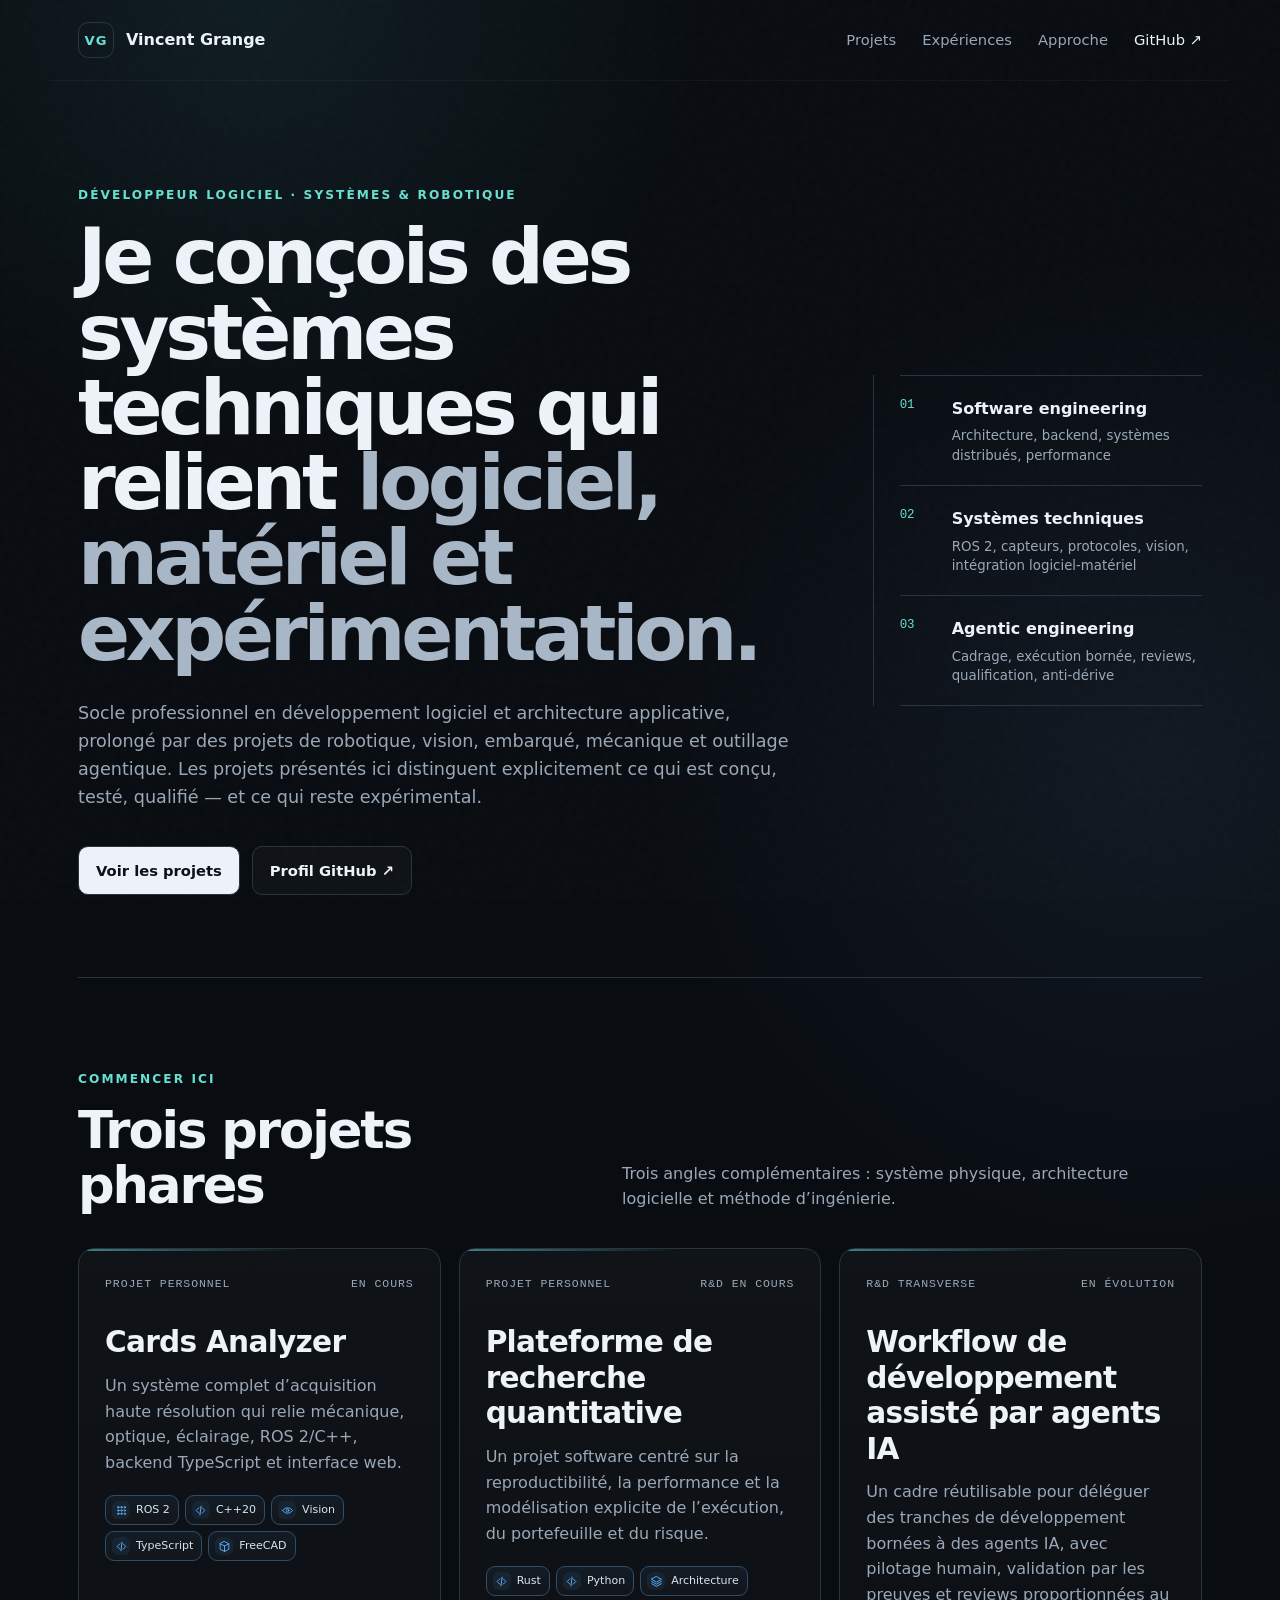
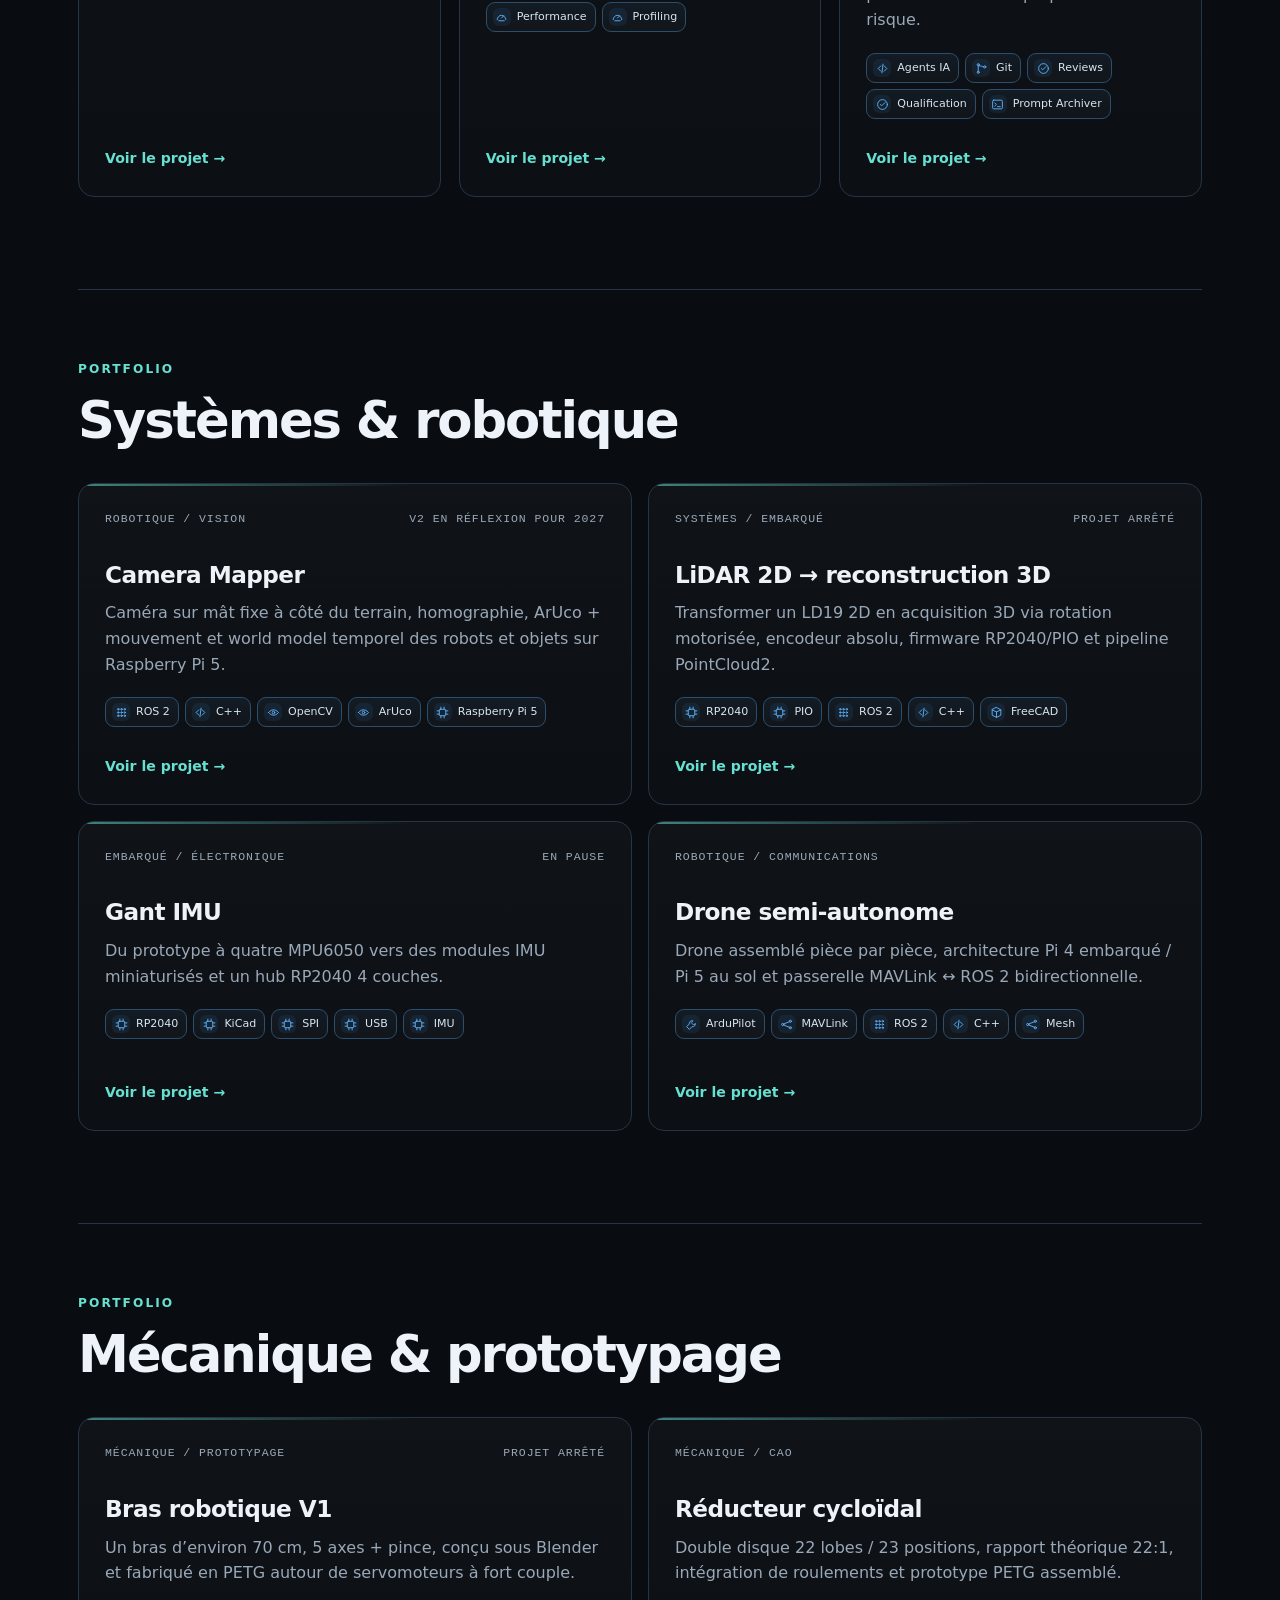
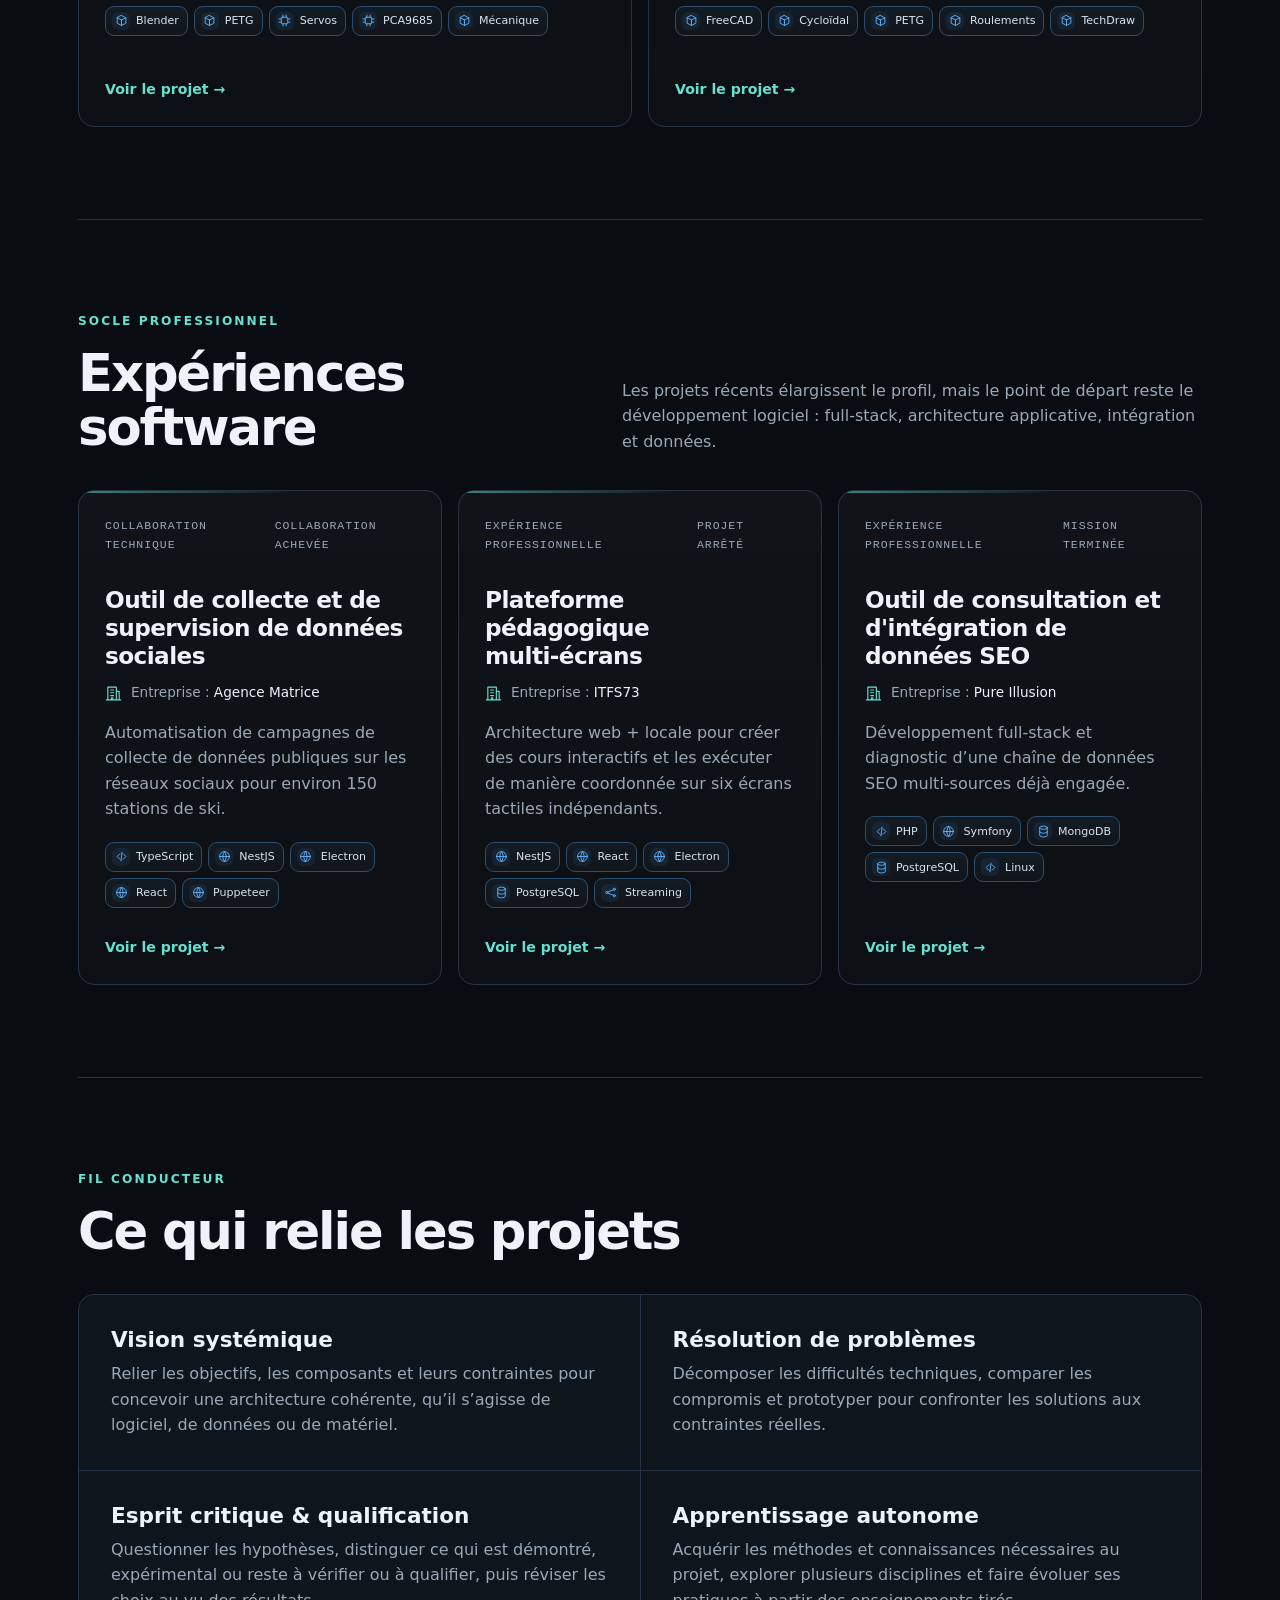
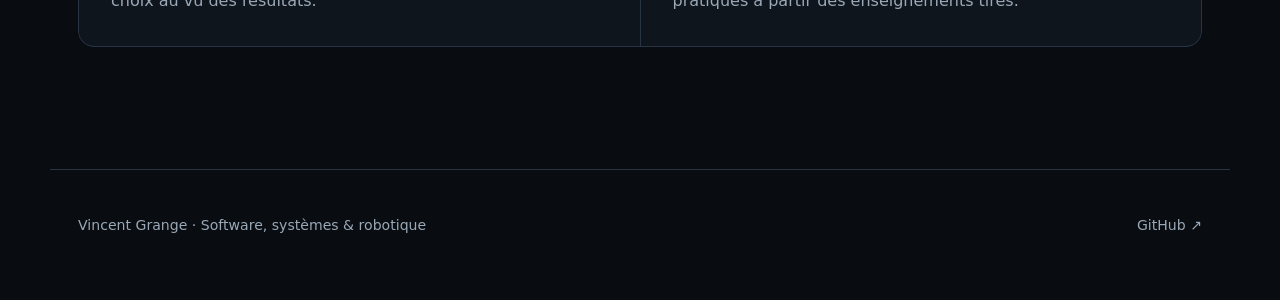
<file: index.html>
<!doctype html>
<html lang="fr">
<head>
  <meta charset="utf-8" />
  <meta name="viewport" content="width=device-width, initial-scale=1" />
  <meta name="description" content="Portfolio de Vincent Grange — développement logiciel, systèmes, robotique et ingénierie assistée par agents IA." />
  <title>Vincent Grange — Software, systèmes & robotique</title>
  <link rel="icon" type="image/svg+xml" sizes="any" href="./assets/favicon.svg" />
  <link rel="stylesheet" href="./styles.css" />
</head>
<body data-page="home">
  <div class="noise"></div>
  <header class="site-header">
    <a class="brand" href="./index.html" aria-label="Accueil">
      <span class="brand-mark">VG</span>
      <span>Vincent Grange</span>
    </a>
    <nav>
      <a href="#projets">Projets</a>
      <a href="#experience">Expériences</a>
      <a href="#approche">Approche</a>
      <a class="nav-github" href="https://github.com/Wavell38" target="_blank" rel="noreferrer">GitHub ↗</a>
    </nav>
  </header>

  <main>
    <section class="hero">
      <div class="hero-copy">
        <p class="eyebrow">Développeur logiciel · systèmes & robotique</p>
        <h1>Je conçois des systèmes techniques qui relient <span>logiciel, matériel et expérimentation.</span></h1>
        <p class="hero-lede">Socle professionnel en développement logiciel et architecture applicative, prolongé par des projets de robotique, vision, embarqué, mécanique et outillage agentique. Les projets présentés ici distinguent explicitement ce qui est conçu, testé, qualifié — et ce qui reste expérimental.</p>
        <div class="hero-actions">
          <a class="btn primary" href="#projets">Voir les projets</a>
          <a class="btn secondary" href="https://github.com/Wavell38" target="_blank" rel="noreferrer">Profil GitHub ↗</a>
        </div>
      </div>
      <aside class="hero-panel" aria-label="Positionnement">
        <div class="signal">
          <span class="signal-index">01</span>
          <div><strong>Software engineering</strong><small>Architecture, backend, systèmes distribués, performance</small></div>
        </div>
        <div class="signal">
          <span class="signal-index">02</span>
          <div><strong>Systèmes techniques</strong><small>ROS 2, capteurs, protocoles, vision, intégration logiciel-matériel</small></div>
        </div>
        <div class="signal">
          <span class="signal-index">03</span>
          <div><strong>Agentic engineering</strong><small>Cadrage, exécution bornée, reviews, qualification, anti-dérive</small></div>
        </div>
      </aside>
    </section>

    <section id="projets" class="section">
      <div class="section-heading">
        <div>
          <p class="eyebrow">Commencer ici</p>
          <h2>Trois projets phares</h2>
        </div>
        <p>Trois angles complémentaires : système physique, architecture logicielle et méthode d’ingénierie.</p>
      </div>
      <div id="featured-grid" class="featured-grid"></div>
    </section>

    <section id="systemes" class="section compact-section">
      <div class="section-heading">
        <div><p class="eyebrow">Portfolio</p><h2>Systèmes & robotique</h2></div>
      </div>
      <div id="systems-grid" class="project-grid"></div>
    </section>

    <section id="mecanique" class="section compact-section">
      <div class="section-heading">
        <div><p class="eyebrow">Portfolio</p><h2>Mécanique & prototypage</h2></div>
      </div>
      <div id="mechanical-grid" class="project-grid"></div>
    </section>

    <section id="experience" class="section">
      <div class="section-heading">
        <div><p class="eyebrow">Socle professionnel</p><h2>Expériences software</h2></div>
        <p>Les projets récents élargissent le profil, mais le point de départ reste le développement logiciel : full-stack, architecture applicative, intégration et données.</p>
      </div>
      <div id="experience-grid" class="experience-grid"></div>
    </section>

    <section id="approche" class="section approach">
      <div class="section-heading">
        <div><p class="eyebrow">Fil conducteur</p><h2>Ce qui relie les projets</h2></div>
      </div>
      <div class="principles">
        <article><h3>Vision systémique</h3><p>Relier les objectifs, les composants et leurs contraintes pour concevoir une architecture cohérente, qu’il s’agisse de logiciel, de données ou de matériel.</p></article>
        <article><h3>Résolution de problèmes</h3><p>Décomposer les difficultés techniques, comparer les compromis et prototyper pour confronter les solutions aux contraintes réelles.</p></article>
        <article><h3>Esprit critique &amp; qualification</h3><p>Questionner les hypothèses, distinguer ce qui est démontré, expérimental ou reste à vérifier ou à qualifier, puis réviser les choix au vu des résultats.</p></article>
        <article><h3>Apprentissage autonome</h3><p>Acquérir les méthodes et connaissances nécessaires au projet, explorer plusieurs disciplines et faire évoluer ses pratiques à partir des enseignements tirés.</p></article>
      </div>
    </section>
  </main>

  <footer>
    <p>Vincent Grange · Software, systèmes & robotique</p>
    <p><a href="https://github.com/Wavell38" target="_blank" rel="noreferrer">GitHub ↗</a></p>
  </footer>

  <script type="module" src="./main.js"></script>
</body>
</html>
</file>
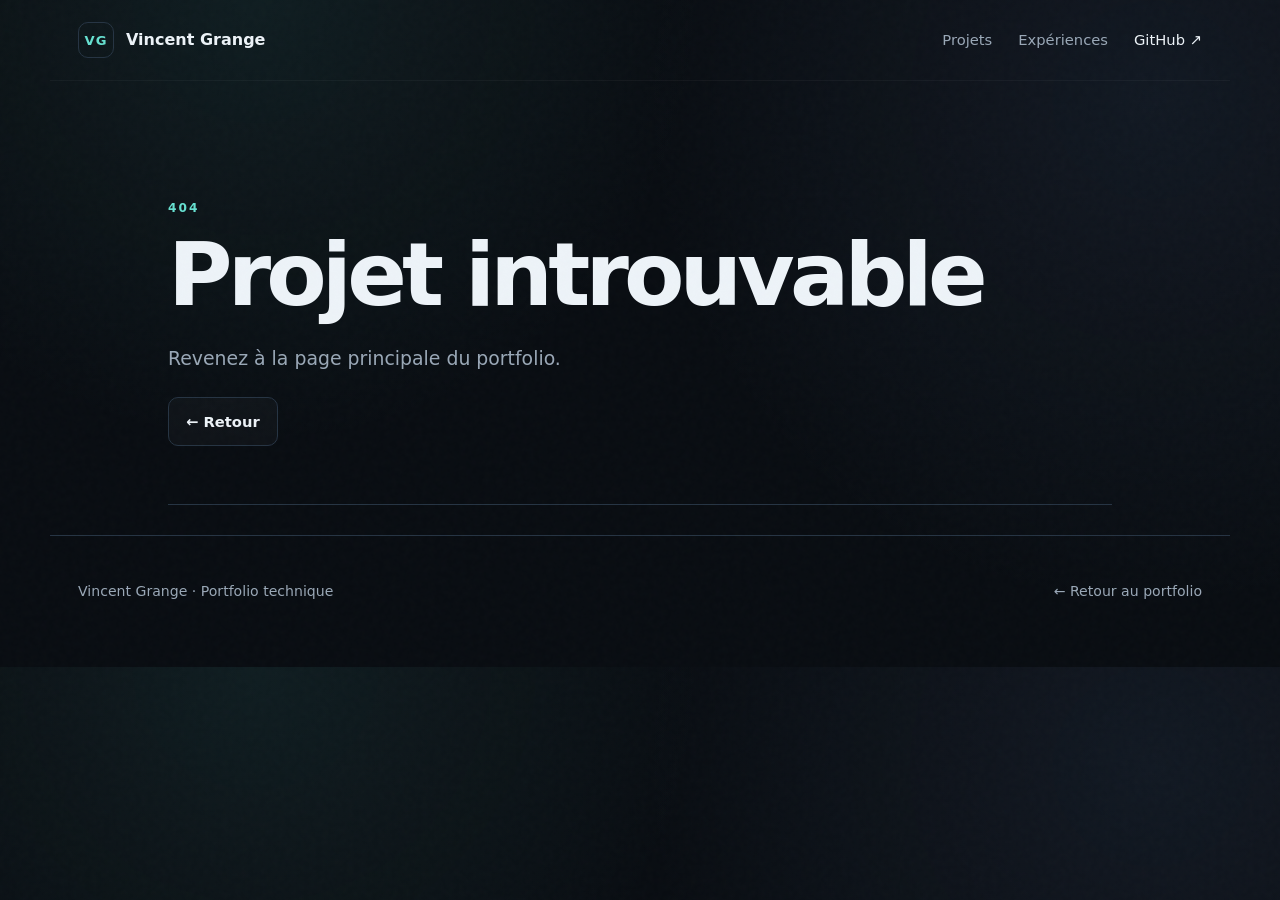
<file: project.html>
<!doctype html>
<html lang="fr">
<head>
  <meta charset="utf-8" />
  <meta name="viewport" content="width=device-width, initial-scale=1" />
  <meta name="description" content="Détail d’un projet du portfolio de Vincent Grange." />
  <title>Projet — Vincent Grange</title>
  <link rel="icon" type="image/svg+xml" sizes="any" href="./assets/favicon.svg" />
  <link rel="stylesheet" href="./styles.css" />
</head>
<body data-page="project">
  <div class="noise"></div>
  <header class="site-header">
    <a class="brand" href="./index.html"><span class="brand-mark">VG</span><span>Vincent Grange</span></a>
    <nav><a href="./index.html#projets">Projets</a><a href="./index.html#experience">Expériences</a><a class="nav-github" href="https://github.com/Wavell38" target="_blank" rel="noreferrer">GitHub ↗</a></nav>
  </header>
  <main id="project-root" class="project-page"></main>
  <footer><p>Vincent Grange · Portfolio technique</p><p><a href="./index.html">← Retour au portfolio</a></p></footer>
  <script type="module" src="./main.js"></script>
</body>
</html>
</file>
<file: styles.css>
:root {
  --bg: #090d12;
  --bg2: #0f151d;
  --panel: #111923;
  --text: #edf3f8;
  --muted: #9aa8b7;
  --line: #263443;
  --accent: #66e0d0;
  --accent2: #8bb8ff;
  --warm: #ffcb7d;
  --future: #aaa4ff;
  --max: 1180px;
}

/* Base */
* {
  box-sizing: border-box;
}

html {
  scroll-behavior: smooth;
}

body {
  margin: 0;
  background:
    radial-gradient(circle at 20% 0%, rgba(102, 224, 208, 0.08), transparent 28rem),
    radial-gradient(circle at 90% 15%, rgba(139, 184, 255, 0.07), transparent 32rem),
    var(--bg);
  color: var(--text);
  font-family: Inter, ui-sans-serif, system-ui, -apple-system, BlinkMacSystemFont, "Segoe UI", sans-serif;
  line-height: 1.6;
}

a {
  color: inherit;
  text-decoration: none;
}

h1 {
  max-width: 900px;
  margin: 0;
  font-size: clamp(3rem, 6vw, 5.9rem);
  line-height: 0.98;
  letter-spacing: -0.055em;
}

h1 span {
  color: #a8b7c7;
}

h2 {
  margin: 0;
  font-size: clamp(2rem, 4vw, 3.4rem);
  line-height: 1.06;
  letter-spacing: -0.04em;
}

h3 {
  line-height: 1.2;
}

.noise {
  position: fixed;
  inset: 0;
  z-index: 99;
  pointer-events: none;
  opacity: 0.025;
  background-image: url("data:image/svg+xml,%3Csvg viewBox='0 0 180 180' xmlns='http://www.w3.org/2000/svg'%3E%3Cfilter id='n'%3E%3CfeTurbulence type='fractalNoise' baseFrequency='.8' numOctaves='4' stitchTiles='stitch'/%3E%3C/filter%3E%3Crect width='100%25' height='100%25' filter='url(%23n)' opacity='.8'/%3E%3C/svg%3E");
}

.eyebrow {
  margin: 0 0 14px;
  color: var(--accent);
  font-size: 0.76rem;
  font-weight: 750;
  text-transform: uppercase;
  letter-spacing: 0.17em;
}

/* Header / footer */
.site-header {
  max-width: var(--max);
  margin: auto;
  padding: 22px 28px;
  display: flex;
  align-items: center;
  justify-content: space-between;
  border-bottom: 1px solid rgba(255, 255, 255, 0.04);
}

.brand {
  display: flex;
  align-items: center;
  gap: 12px;
  font-weight: 720;
}

.brand-mark {
  width: 36px;
  height: 36px;
  display: grid;
  place-items: center;
  border: 1px solid var(--line);
  border-radius: 10px;
  color: var(--accent);
  font-size: 0.82rem;
  letter-spacing: 0.08em;
}

nav {
  display: flex;
  align-items: center;
  gap: 26px;
  color: var(--muted);
  font-size: 0.92rem;
}

nav a:hover,
.nav-github {
  color: var(--text);
}

footer {
  max-width: var(--max);
  margin: 30px auto 0;
  padding: 30px 28px 50px;
  display: flex;
  justify-content: space-between;
  border-top: 1px solid var(--line);
  color: var(--muted);
  font-size: 0.88rem;
}

/* Shared layout */
main {
  max-width: var(--max);
  margin: auto;
  padding: 0 28px;
}

.section {
  padding: 92px 0;
  border-top: 1px solid var(--line);
}

.compact-section {
  padding-top: 70px;
}

.section-heading {
  margin-bottom: 36px;
  display: flex;
  align-items: end;
  justify-content: space-between;
  gap: 30px;
}

.section-heading > p {
  max-width: 580px;
  margin: 0;
  color: var(--muted);
}

.btn {
  padding: 12px 17px;
  display: inline-flex;
  align-items: center;
  justify-content: center;
  border: 1px solid var(--line);
  border-radius: 10px;
  font-size: 0.92rem;
  font-weight: 700;
}

.btn:hover {
  transform: translateY(-1px);
}

.btn.primary {
  background: var(--text);
  color: #0b1016;
}

.btn.secondary {
  background: rgba(255, 255, 255, 0.025);
}

/* Homepage */
.hero {
  min-height: 72vh;
  padding: 105px 0 82px;
  display: grid;
  grid-template-columns: minmax(0, 1.65fr) minmax(300px, 0.75fr);
  align-items: center;
  gap: 70px;
}

.hero-lede {
  max-width: 760px;
  margin: 28px 0 0;
  color: var(--muted);
  font-size: 1.1rem;
}

.hero-actions {
  margin-top: 34px;
  display: flex;
  flex-wrap: wrap;
  gap: 12px;
}

.hero-panel {
  padding-left: 26px;
  border-left: 1px solid var(--line);
}

.signal {
  padding: 20px 0;
  display: grid;
  grid-template-columns: 38px 1fr;
  gap: 14px;
  border-bottom: 1px solid var(--line);
}

.signal:first-child {
  border-top: 1px solid var(--line);
}

.signal-index {
  color: var(--accent);
  font-family: ui-monospace, SFMono-Regular, Menlo, monospace;
  font-size: 0.78rem;
}

.signal strong,
.signal small {
  display: block;
}

.signal small {
  margin-top: 5px;
  color: var(--muted);
  line-height: 1.45;
}

/* Project cards */
.featured-grid {
  display: grid;
  grid-template-columns: repeat(3, 1fr);
  gap: 18px;
}

.project-grid {
  display: grid;
  grid-template-columns: repeat(2, 1fr);
  gap: 16px;
}

.experience-grid {
  display: grid;
  grid-template-columns: repeat(3, 1fr);
  gap: 16px;
}

.card {
  position: relative;
  min-height: 310px;
  padding: 26px;
  display: flex;
  flex-direction: column;
  overflow: hidden;
  border: 1px solid var(--line);
  border-radius: 16px;
  background: linear-gradient(180deg, rgba(255, 255, 255, 0.026), rgba(255, 255, 255, 0.012));
  transition: 0.2s ease;
}

.card::before {
  content: "";
  position: absolute;
  inset: 0 0 auto 0;
  height: 2px;
  background: linear-gradient(90deg, var(--accent), transparent 60%);
  opacity: 0.55;
}

.card:hover {
  transform: translateY(-3px);
  border-color: #3d5569;
  background: linear-gradient(180deg, rgba(255, 255, 255, 0.045), rgba(255, 255, 255, 0.015));
}

.card.featured {
  min-height: 390px;
}

.card-meta {
  display: flex;
  justify-content: space-between;
  gap: 16px;
  color: var(--muted);
  font-family: ui-monospace, SFMono-Regular, Menlo, monospace;
  font-size: 0.72rem;
  text-transform: uppercase;
  letter-spacing: 0.08em;
}

.card h3 {
  margin: 32px 0 12px;
  font-size: 1.45rem;
  letter-spacing: -0.025em;
}

.card.featured h3 {
  font-size: 1.85rem;
}

.card p {
  margin: 0;
  color: var(--muted);
}

.card-link {
  margin-top: auto;
  padding-top: 28px;
  color: var(--accent);
  font-size: 0.88rem;
  font-weight: 700;
}

/* Tags */
.tags {
  margin-top: 20px;
  display: flex;
  flex-wrap: wrap;
  gap: 7px;
}

.tag {
  padding: 5px 9px;
  border: 1px solid var(--line);
  border-radius: 999px;
  color: #bec9d4;
  font-size: 0.72rem;
}

.tags-rich {
  margin-top: 18px;
  gap: 8px;
}

.tags-rich .tag {
  min-height: 35px;
  padding: 6px 11px 6px 8px;
  display: inline-flex;
  align-items: center;
  gap: 8px;
  border-color: #2d4d6c;
  border-radius: 9px;
  background: linear-gradient(180deg, rgba(83, 143, 206, 0.08), rgba(255, 255, 255, 0.018));
  color: #d9e5ef;
  font-size: 0.75rem;
}

.tag-icon {
  width: 21px;
  height: 21px;
  display: grid;
  place-items: center;
  border-radius: 6px;
  background: rgba(70, 150, 230, 0.09);
  color: #62b7ff;
}

.tag-icon svg {
  width: 15px;
  height: 15px;
  fill: none;
  stroke: currentColor;
  stroke-width: 1.65;
  stroke-linecap: round;
  stroke-linejoin: round;
}

.card .tags-rich {
  margin-top: 20px;
  gap: 6px;
}

.card .tags-rich .tag {
  min-height: 30px;
  padding: 5px 8px 5px 6px;
  gap: 6px;
  font-size: 0.69rem;
}

.card .tags-rich .tag-icon {
  width: 18px;
  height: 18px;
}

.card .tags-rich .tag-icon svg {
  width: 13px;
  height: 13px;
}

/* Homepage principles */
.principles {
  display: grid;
  grid-template-columns: repeat(2, 1fr);
  gap: 1px;
  overflow: hidden;
  border: 1px solid var(--line);
  border-radius: 16px;
  background: var(--line);
}

.principles article {
  padding: 32px;
  background: var(--bg2);
}

.principles h3 {
  margin: 0 0 8px;
  font-size: 1.35rem;
}

.principles p {
  margin: 0;
  color: var(--muted);
}

/* Standard project page */
.project-page {
  max-width: 1000px;
  padding-top: 74px;
}

.project-navigation {
  display: flex;
  flex-wrap: wrap;
  align-items: baseline;
  justify-content: space-between;
  gap: 12px 24px;
}

.project-navigation .project-links {
  margin: 0 0 0 auto;
  justify-content: flex-end;
  text-align: right;
}

.project-back,
.project-forward {
  color: var(--accent);
  font-size: 0.88rem;
}

.project-forward {
  text-underline-offset: 0.2em;
}

.project-forward:hover,
.project-forward:focus-visible {
  text-decoration: underline;
}

.project-hero {
  padding: 44px 0 58px;
  border-bottom: 1px solid var(--line);
}

.project-hero h1 {
  max-width: 1000px;
  font-size: clamp(2.9rem, 7vw, 5.5rem);
}

.project-summary {
  max-width: 800px;
  margin: 24px 0;
  color: var(--muted);
  font-size: 1.18rem;
}

/* Optional company identity, shared by cards and both project templates. */
.project-company {
  margin: 18px 0 0;
  display: flex;
  align-items: baseline;
  gap: 9px;
  color: var(--text);
  font-size: 0.95rem;
  overflow-wrap: anywhere;
}

.project-company svg {
  width: 17px;
  height: 17px;
  flex: 0 0 17px;
  align-self: flex-start;
  margin-top: 3px;
  fill: none;
  stroke: var(--accent);
  stroke-width: 1.6;
  stroke-linecap: round;
  stroke-linejoin: round;
}

.company-label {
  color: var(--muted);
}

.card .project-company {
  margin: 0 0 16px;
  color: var(--text);
  font-size: 0.85rem;
}

.project-hero:has(.project-company) h1 {
  font-size: clamp(2rem, 5vw, 4rem);
  line-height: 1.08;
  overflow-wrap: anywhere;
}

.project-facts {
  margin-top: 36px;
  display: grid;
  grid-template-columns: repeat(3, 1fr);
  gap: 1px;
  overflow: hidden;
  border: 1px solid var(--line);
  border-radius: 13px;
  background: var(--line);
}

.project-facts div {
  padding: 18px;
  background: var(--bg2);
}

.project-facts span {
  display: block;
  color: var(--muted);
  font-size: 0.72rem;
  text-transform: uppercase;
  letter-spacing: 0.1em;
}

.project-facts strong {
  display: block;
  margin-top: 5px;
}

.project-content {
  padding: 62px 0 90px;
}

.detail-section {
  padding: 34px 0;
  display: grid;
  grid-template-columns: 210px 1fr;
  gap: 42px;
  border-bottom: 1px solid var(--line);
}

.detail-section h2 {
  color: #d9e2ea;
  font-size: 1rem;
  letter-spacing: 0.02em;
}

.detail-section p {
  margin-top: 0;
  color: var(--muted);
}

.detail-section ul {
  margin: 0;
  padding-left: 20px;
  color: var(--muted);
}

.detail-section li + li {
  margin-top: 8px;
}

.project-links {
  margin-top: 26px;
  display: flex;
  flex-wrap: wrap;
  gap: 10px;
}

.status {
  display: inline-flex;
  align-items: center;
  gap: 8px;
}

.status::before {
  content: "";
  width: 7px;
  height: 7px;
  border-radius: 50%;
  background: var(--accent);
}

/* Case study: header and overview */
.case-hero {
  padding: 44px 0 63px;
}

.case-hero-copy .project-facts {
  margin-top: 48px;
}

.case-kicker {
  margin-bottom: 18px;
  display: flex;
  flex-wrap: wrap;
  align-items: center;
  gap: 12px;
  color: var(--muted);
  font-family: ui-monospace, SFMono-Regular, Menlo, monospace;
  font-size: 0.74rem;
  text-transform: uppercase;
  letter-spacing: 0.08em;
}

.case-kicker span + span {
  padding-left: 12px;
  border-left: 1px solid var(--line);
}

.title-accent {
  color: #49aef8;
  text-shadow: 0 0 30px rgba(73, 174, 248, 0.14);
}

.project-role {
  margin: 4px 0 18px;
  color: #c9d4df;
  font-weight: 700;
}

.case-study {
  padding: 58px 0 100px;
}

.case-study > :first-child,
.objective-box:first-child,
.case-section-media:first-child {
  margin-top: 0;
}

.case-overview {
  margin-bottom: 24px;
  padding-bottom: 34px;
  border-bottom: 1px solid var(--line);
}

.case-overview-intro {
  display: grid;
  align-items: center;
  gap: 28px;
}

.case-context {
  min-width: 0;
}

.case-overview-intro > .project-figure {
  margin-top: 0;
}

.case-intro {
  max-width: 700px;
  margin: 0;
  color: #bcc8d3;
  font-size: 1.08rem;
}

.objective-box {
  margin-top: 32px;
  padding: 24px;
  border: 1px solid var(--line);
  border-radius: 14px;
  background: var(--bg2);
}

.objective-list {
  margin: 0;
  padding-left: 30px;
  display: grid;
  grid-template-columns: repeat(2, minmax(0, 1fr));
  gap: 12px 44px;
  list-style: decimal-leading-zero;
  color: var(--muted);
}

.objective-list li {
  padding: 12px 0 0 8px;
}

.objective-list:has(> li:only-child) {
  grid-template-columns: 1fr;
  padding-left: 0;
  list-style: none;
}

.objective-list li:only-child {
  padding-left: 0;
}

.objective-list li:nth-child(n + 3) {
  border-top: 1px solid var(--line);
}

.objective-list li::marker {
  color: var(--accent);
  font-family: ui-monospace, SFMono-Regular, Menlo, monospace;
  font-size: 0.82rem;
}

/* Case study: technical list style */
.case-copy ul {
  margin: 0;
  padding-left: 0;
  list-style: none;
  color: var(--muted);
}

.case-copy li {
  position: relative;
  margin: 0;
  padding: 9px 0 9px 20px;
  border-top: 1px solid rgba(118, 143, 166, 0.11);
}

.case-copy li:first-child {
  border-top: 0;
}

.case-copy li::before {
  content: "";
  position: absolute;
  top: 1.18em;
  left: 0;
  width: 8px;
  height: 1px;
  background: #5dc7c0;
  opacity: 0.82;
}

/* Case study: work sections */
.case-sections {
  margin-top: 10px;
}

.case-section {
  padding: 44px 0;
  display: grid;
  grid-template-columns: 90px 1fr;
  gap: 30px;
  border-bottom: 1px solid var(--line);
}

.case-index {
  padding-top: 5px;
  display: flex;
  flex-direction: column;
  gap: 3px;
  color: var(--accent);
  font-family: ui-monospace, SFMono-Regular, Menlo, monospace;
  font-size: 1rem;
  font-weight: 700;
}

.case-index span {
  color: #637487;
  font-size: 0.58rem;
  font-weight: 650;
  text-transform: uppercase;
  letter-spacing: 0.12em;
}

.case-copy h2 {
  margin: 0 0 13px;
  font-size: 1.65rem;
  letter-spacing: -0.025em;
}

.case-lede {
  max-width: 770px;
  margin: 0 0 20px;
  color: #b2bfcb;
}

.case-copy ul {
  max-width: 820px;
}

.case-copy,
.case-section-text {
  min-width: 0;
}

.case-section-media {
  width: min(100%, 280px);
  margin: 30px auto 0;
  display: grid;
  gap: 16px;
}

.case-section-media > .project-figure {
  width: 100%;
  margin: 0;
}

@media (min-width: 901px) {
  .case-overview-intro--illustrated {
    grid-template-columns: minmax(0, 1fr) minmax(0, 0.9fr);
    gap: 40px;
  }

  .case-section-body--illustrated {
    display: grid;
    grid-template-columns: minmax(0, 1fr) 240px;
    align-items: start;
    gap: 28px;
  }

  .case-section-body--illustrated > .case-section-media {
    margin: 0;
  }
}


/* Optional figures shared by project templates */
.project-figure {
  width: min(100%, 300px);
  margin: 30px auto 0;
}

.project-figure--lead {
  width: min(100%, 500px);
  margin-top: 40px;
}

.project-figure img {
  display: block;
  width: 100%;
  height: auto;
  border-radius: 12px;
  opacity: 0.9;
}

.project-figure figcaption {
  margin-top: 10px;
  color: var(--muted);
  font-size: 0.78rem;
  text-align: center;
}

.project-figure--document img {
  opacity: 1;
}

.project-figure--illustration {
  width: min(100%, 420px);
  padding: 16px;
}

.project-figure--illustration img {
  opacity: 1;
}

/* Trim the transparent margins of the Pure Illusion illustration at display time. */
.project-figure--illustration img[src="./assets/pure-illusion/illustration.png"] {
  aspect-ratio: 2.2;
  object-fit: cover;
  object-position: center 45%;
}

/* Keep the workflow's long title within narrow mobile viewports. */
@media (max-width: 360px) {
  .project-page:has(img[src="./assets/workflow-agentique/illustration.png"]) .project-hero h1 {
    font-size: clamp(2.5rem, 13vw, 2.9rem);
  }
}

/* Case study: outcomes */
.outcome-results {
  margin-top: 42px;
  padding: 28px;
  display: grid;
  grid-template-columns: minmax(230px, 0.82fr) minmax(0, 1.18fr);
  gap: 30px;
  border: 1px solid #29465d;
  border-radius: 16px;
  background:
    linear-gradient(135deg, rgba(73, 174, 248, 0.07), transparent 52%),
    var(--bg2);
}

.results-summary h2,
.limits-summary h2,
.next-steps-summary h2 {
  margin-bottom: 14px;
  font-size: 1.55rem;
}

.results-summary > p:last-child,
.limits-summary > p:last-child,
.next-steps-summary > p:last-child {
  margin: 0;
  color: #aebbc7;
}

.result-list,
.limits-list,
.next-steps-list {
  min-width: 0;
}

.result-item,
.limit-item,
.next-step-item {
  padding: 11px 0;
  display: grid;
  grid-template-columns: 12px 1fr;
  gap: 10px;
  border-bottom: 1px solid rgba(118, 143, 166, 0.11);
}

.result-item:last-child,
.limit-item:last-child,
.next-step-item:last-child {
  border-bottom: 0;
}

.result-item > span,
.limit-item > span,
.next-step-item > span {
  width: 6px;
  height: 6px;
  margin-top: 0.58em;
  border-radius: 50%;
}

.result-item > span {
  background: var(--accent);
  box-shadow: 0 0 0 3px rgba(102, 224, 208, 0.08);
}

.limit-item > span {
  background: var(--warm);
  box-shadow: 0 0 0 3px rgba(255, 203, 125, 0.06);
}

.next-step-item > span {
  background: var(--future);
  box-shadow: 0 0 0 3px rgba(170, 164, 255, 0.08);
}

.result-item p,
.limit-item p,
.next-step-item p {
  margin: 0;
  color: var(--muted);
  line-height: 1.46;
}

.outcome-limits,
.outcome-next-steps {
  margin: 18px 0 8px;
  padding: 28px 0;
  display: grid;
  grid-template-columns: minmax(230px, 0.82fr) minmax(0, 1.18fr);
  gap: 30px;
}

.outcome-limits--summary-only,
.outcome-next-steps--summary-only {
  grid-template-columns: 1fr;
}

.limits-summary .eyebrow {
  color: var(--warm);
}

.outcome-next-steps {
  border-top: 1px solid var(--line);
}

.next-steps-summary .eyebrow {
  color: var(--future);
}

/* Case study: stack */
.tech-environment {
  padding: 48px 0;
  display: grid;
  grid-template-columns: 220px 1fr;
  align-items: start;
  gap: 30px;
  border-top: 1px solid var(--line);
}

.tech-environment h2 {
  font-size: 1.6rem;
}

.tech-groups {
  display: grid;
  grid-template-columns: repeat(2, minmax(0, 1fr));
  gap: 22px 28px;
}

.tech-group {
  min-width: 0;
  padding-top: 2px;
}

.tech-group h3 {
  margin: 0 0 9px;
  color: #8294a4;
  font-size: 0.68rem;
  font-weight: 760;
  text-transform: uppercase;
  letter-spacing: 0.12em;
}

.tech-cloud {
  display: flex;
  flex-wrap: wrap;
  align-content: flex-start;
  gap: 7px;
}

.tech-cloud span {
  padding: 6px 9px;
  border: 1px solid var(--line);
  border-radius: 7px;
  background: rgba(255, 255, 255, 0.018);
  color: #bdcad5;
  font-size: 0.78rem;
}

/* Shared right-side section navigation */
.case-toc {
  position: fixed;
  top: 50%;
  right: 18px;
  z-index: 30;
  width: 108px;
  padding: 0;
  transform: translateY(-50%);
  font-size: 0.66rem;
  line-height: 1;
}

.toc-link {
  min-height: 30px;
  display: grid;
  grid-template-columns: minmax(0, 1fr) 14px;
  align-items: center;
  gap: 8px;
  color: #758695;
}

.toc-label {
  overflow: hidden;
  opacity: 0.34;
  text-align: right;
  text-overflow: ellipsis;
  white-space: nowrap;
  transition: opacity 0.18s ease, color 0.18s ease;
}

.toc-dot {
  width: 8px;
  height: 8px;
  justify-self: center;
  border: 1px solid #617585;
  border-radius: 50%;
  background: var(--bg);
  opacity: 0.88;
  transition: 0.18s ease;
}

.toc-link:hover .toc-label {
  color: #c8d4df;
  opacity: 0.82;
}

body[data-page="home"] .toc-label {
  white-space: normal;
}

.toc-link.active .toc-label {
  color: #f2f7fb;
  opacity: 1;
}

.toc-link.active .toc-dot {
  width: 9px;
  height: 9px;
  border-color: #57baff;
  background: #57baff;
  box-shadow: 0 0 0 3px rgba(87, 186, 255, 0.10), 0 0 13px rgba(87, 186, 255, 0.32);
}

#top,
#context,
[id^="work-"],
#validation,
#results,
#limits,
#next-steps,
#stack {
  scroll-margin-top: 100px;
}

/* Responsive */
@media (max-width: 1439px) {
  body[data-page="home"] .case-toc {
    display: none;
  }
}

@media (max-width: 1320px) {
  .case-toc {
    display: none;
  }
}

@media (max-width: 900px) {
  .case-hero {
    padding-bottom: 52px;
  }

  .case-hero-copy .project-facts {
    margin-top: 40px;
  }

  nav a:not(.nav-github) {
    display: none;
  }

  .hero {
    min-height: auto;
    padding: 78px 0 70px;
    grid-template-columns: 1fr;
  }

  .hero-panel {
    padding-left: 0;
    border-left: 0;
  }

  .featured-grid,
  .experience-grid,
  .project-grid {
    grid-template-columns: 1fr;
  }

  .section-heading {
    flex-direction: column;
    align-items: start;
  }

  .principles,
  .project-facts,
  .tech-environment {
    grid-template-columns: 1fr;
  }

  .detail-section {
    grid-template-columns: 1fr;
    gap: 14px;
  }

  .case-section {
    grid-template-columns: 54px 1fr;
  }

  .case-index span {
    display: none;
  }

  .tech-groups {
    grid-template-columns: 1fr 1fr;
  }

  .outcome-results,
  .outcome-limits,
  .outcome-next-steps {
    grid-template-columns: 1fr;
  }
}

@media (max-width: 620px) {
  .objective-list li + li {
    border-top: 1px solid var(--line);
  }

  .objective-list,
  .tech-groups {
    grid-template-columns: 1fr;
  }
}

@media (max-width: 560px) {
  .site-header,
  main,
  footer {
    padding-left: 18px;
    padding-right: 18px;
  }

  .site-header {
    padding-top: 16px;
    padding-bottom: 16px;
  }

  .hero {
    padding-top: 62px;
  }

  h1 {
    font-size: 3.2rem;
  }

  .section {
    padding: 70px 0;
  }

  .card {
    min-height: 280px;
    padding: 22px;
  }

  .project-page {
    padding-top: 52px;
  }

  .case-study {
    padding-top: 36px;
  }

  .case-section {
    grid-template-columns: 1fr;
    gap: 8px;
  }

  .case-index {
    font-size: 0.74rem;
  }

  .objective-box {
    padding: 20px;
  }

  footer {
    flex-direction: column;
    gap: 8px;
  }
}
</file>
